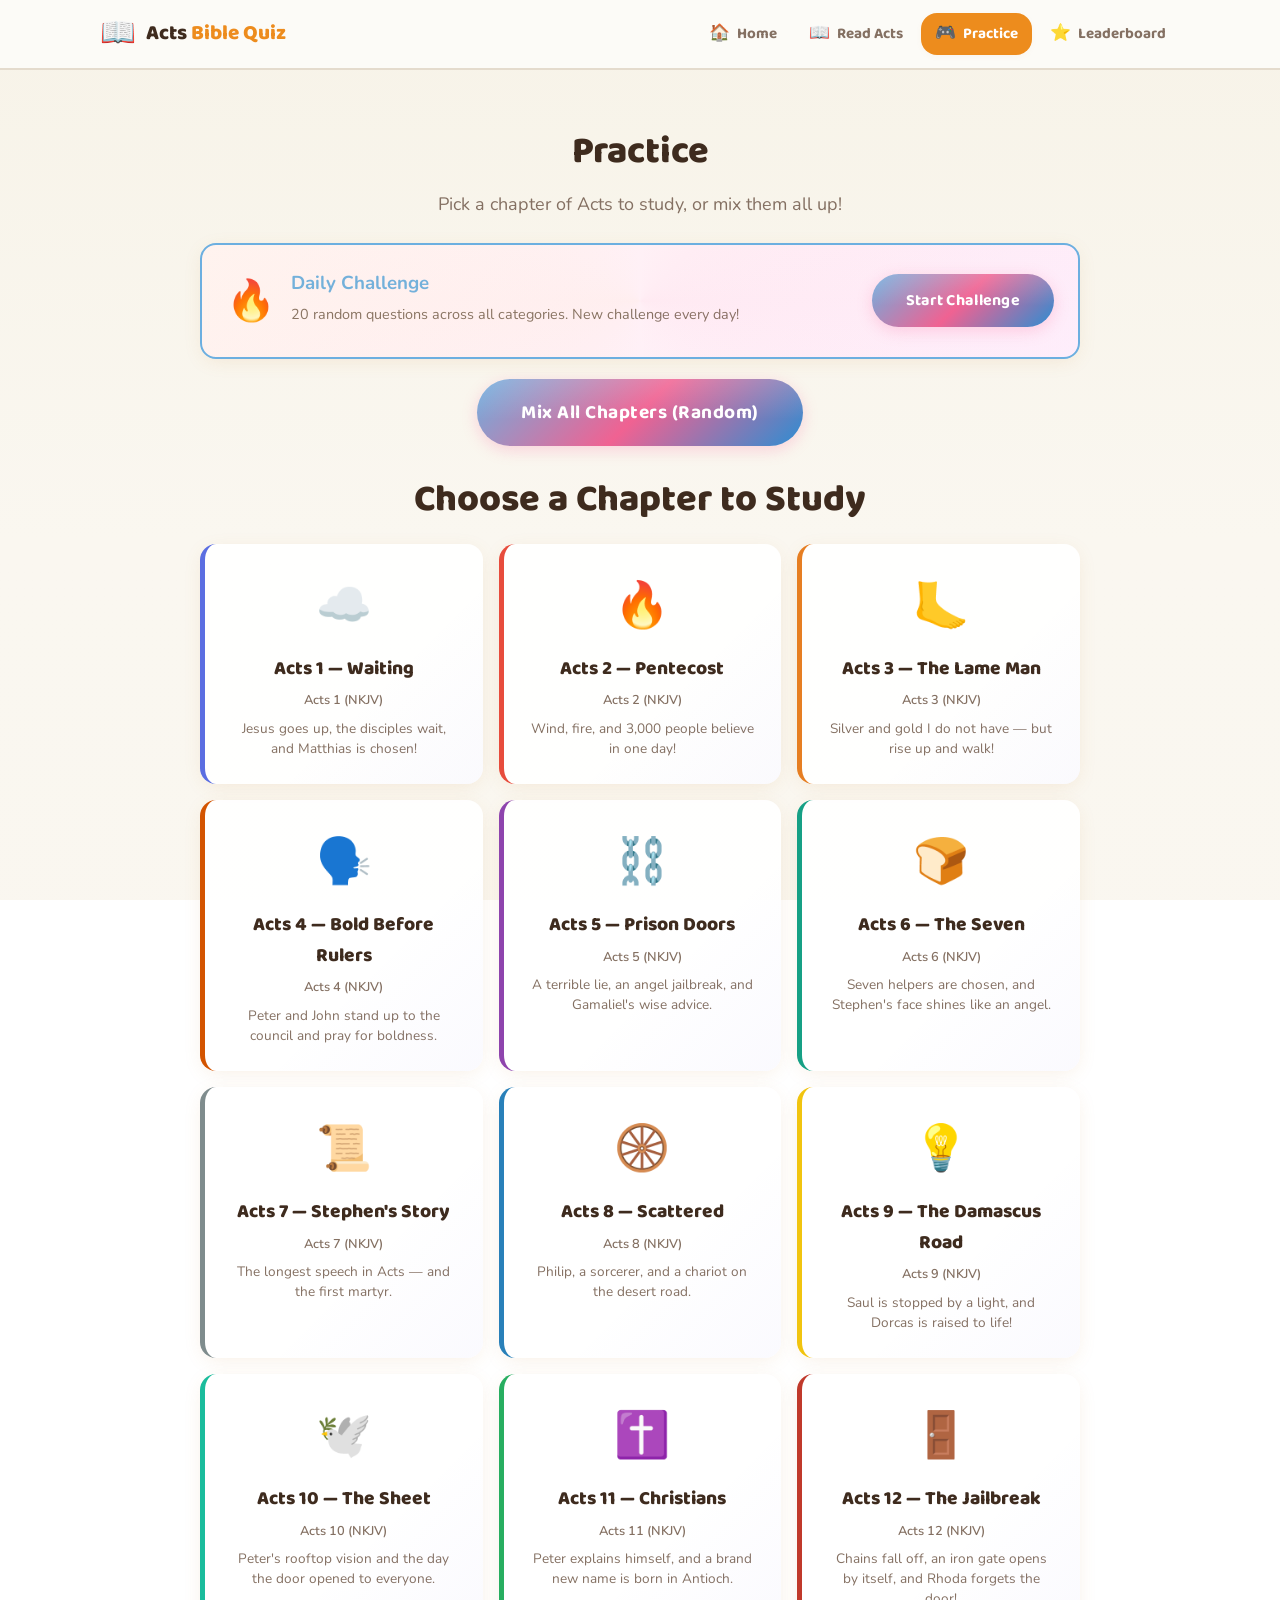
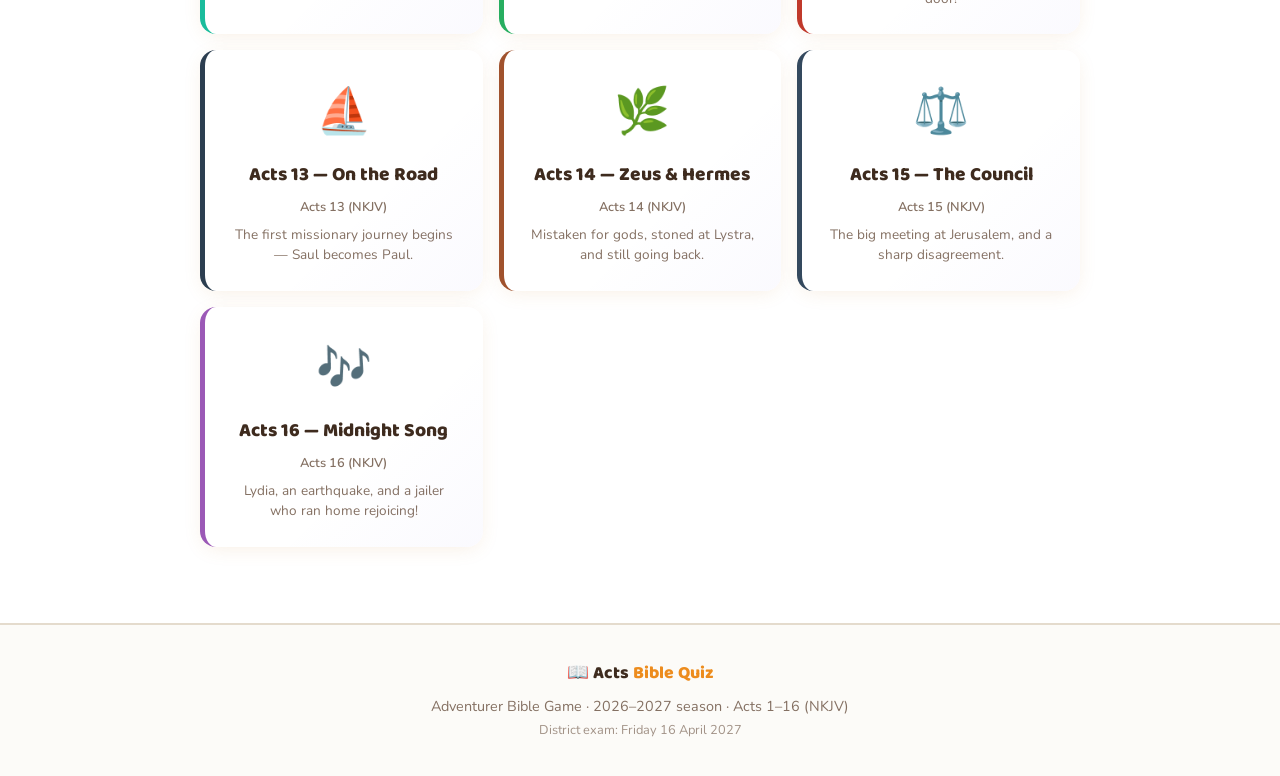
<file: practice.html>
<!DOCTYPE html>
<html lang="en">
<head>
  <meta charset="UTF-8">
  <meta name="viewport" content="width=device-width, initial-scale=1.0">
  <title>Practice Mode — Acts 1–16 Bible Quiz</title>
  <link rel="stylesheet" href="css/style.css">
  <script src="js/questions-data.js"></script>
</head>
<body>
  <div class="container">
    <a href="index.html" class="back-link">&larr; Back to Home</a>

    <!-- No sign-in step. Practice records nothing to the leaderboard, so it
         opens straight onto the chapters. Only the daily assignment and the
         live quiz ask who you are, because those put a score against a name. -->

    <!-- CATEGORY SELECTION -->
    <div id="categorySection">
      <div class="page-header">
        <h1>Practice</h1>
        <p>Pick a chapter of Acts to study, or mix them all up!</p>
      </div>

      <!-- Daily Challenge Banner -->
      <div class="card daily-challenge-card" id="dailyChallengeCard">
        <div style="display: flex; align-items: center; gap: 15px; flex-wrap: wrap;">
          <div style="font-size: 2.5rem;">🔥</div>
          <div style="flex: 1; min-width: 200px;">
            <h3 style="color: var(--accent); margin-bottom: 4px;">Daily Challenge</h3>
            <p style="font-size: 0.9rem; color: var(--text-light);" id="dailyChallengeDesc">20 random questions across all categories. New challenge every day!</p>
            <div style="margin-top: 6px;">
              <span class="streak-badge" id="dailyStreakBadge" style="display: none;"></span>
            </div>
          </div>
          <button class="btn btn-accent" onclick="startDailyChallenge()">Start Challenge</button>
        </div>
      </div>

      <!-- Study Progress -->
      <div class="card" id="progressCard" style="display: none;">
        <h3 style="text-align: center; margin-bottom: 15px; color: var(--primary);">Your Study Progress</h3>
        <div class="stats-grid" id="progressStats"></div>
      </div>

      <div style="text-align: center; margin: 20px 0;">
        <button class="btn btn-accent btn-lg" onclick="startMixedQuiz()">
          Mix All Chapters (Random)
        </button>
      </div>

      <h3 class="section-title" style="text-align:center; margin:24px 0 14px;">Choose a Chapter to Study</h3>
      <div class="category-grid" id="categoryGrid"></div>
    </div>

    <!-- SETTINGS SELECTION -->
    <div id="settingsSection" class="hidden">
      <div class="page-header">
        <h1 id="selectedCategoryTitle"></h1>
        <p id="selectedCategoryRef"></p>
      </div>

      <div class="card text-center">
        <!-- Available count -->
        <p style="color: var(--text-light); margin-bottom: 15px;" id="availableCount"></p>

        <!-- Question Count -->
        <h3 style="margin-bottom: 12px;">How many questions?</h3>
        <div class="difficulty-selector" id="countSelector">
          <button class="diff-btn" data-count="10" onclick="selectCount(10, this)">10</button>
          <button class="diff-btn active" data-count="20" onclick="selectCount(20, this)">20</button>
          <button class="diff-btn" data-count="30" onclick="selectCount(30, this)">30</button>
          <button class="diff-btn" data-count="50" onclick="selectCount(50, this)">50</button>
          <button class="diff-btn" data-count="0" onclick="selectCount(0, this)">ALL</button>
        </div>

        <!-- Difficulty -->
        <h3 style="margin-top: 20px; margin-bottom: 12px;">Difficulty Level</h3>
        <div class="difficulty-selector">
          <button class="diff-btn active" data-diff="all" onclick="selectDifficulty('all', this)">All Levels</button>
          <button class="diff-btn" data-diff="easy" onclick="selectDifficulty('easy', this)">Easy</button>
          <button class="diff-btn" data-diff="medium" onclick="selectDifficulty('medium', this)">Medium</button>
          <button class="diff-btn" data-diff="hard" onclick="selectDifficulty('hard', this)">Hard</button>
        </div>

        <!-- Options Row -->
        <div style="margin-top: 20px; display: flex; gap: 20px; justify-content: center; flex-wrap: wrap;">
          <label style="display: flex; align-items: center; gap: 8px; font-weight: 600; cursor: pointer;">
            <input type="checkbox" id="timerToggle" checked style="width: 18px; height: 18px;">
            Timer (20s)
          </label>
          <label style="display: flex; align-items: center; gap: 8px; font-weight: 600; cursor: pointer;">
            <input type="checkbox" id="freshOnlyToggle" style="width: 18px; height: 18px;">
            New questions only
          </label>
        </div>

        <button class="btn btn-primary btn-lg mt-20" onclick="startQuiz()">Start Quiz!</button>
        <br>
        <button class="btn btn-sm" style="margin-top: 10px; background: #dfe6e9; color: var(--text-light);" onclick="showSection('categorySection')">Back</button>
      </div>
    </div>

    <!-- QUIZ AREA -->
    <div id="quizSection" class="hidden">
      <div class="quiz-header">
        <div class="quiz-progress">
          <span id="questionCount">1/10</span>
          <div class="progress-bar-container">
            <div class="progress-bar" id="progressBar" style="width: 0%"></div>
          </div>
        </div>
        <div id="streakDisplay" class="hidden">
          <span class="streak-badge" id="streakBadge"></span>
        </div>
        <div class="quiz-score" id="scoreDisplay">Score: 0</div>
        <div class="quiz-timer" id="timerDisplay">20</div>
      </div>

      <div class="question-card" id="questionCard">
        <div class="question-meta" id="questionMeta"></div>
        <div class="question-text" id="questionText"></div>
        <div class="options-grid" id="optionsGrid"></div>
        <div class="explanation-box" id="explanationBox">
          <h4 id="explanationHeader">Did you know?</h4>
          <p id="explanationText"></p>
          <div class="ref" id="explanationRef"></div>
        </div>
      </div>

      <div class="text-center" id="nextBtnContainer" style="display: none;">
        <button class="btn btn-primary btn-lg" onclick="nextQuestion()">Next Question &rarr;</button>
      </div>
    </div>

    <!-- RESULTS -->
    <div id="resultsSection" class="hidden">
      <div class="card results-card">
        <div class="trophy" id="resultEmoji">🏆</div>
        <h2 id="resultTitle">Amazing Job!</h2>
        <div class="score-display" id="finalScore">0</div>
        <div class="score-label">Total Score</div>

        <div class="stats-grid">
          <div class="stat-item">
            <div class="stat-value" id="correctCount">0</div>
            <div class="stat-label">Correct</div>
          </div>
          <div class="stat-item">
            <div class="stat-value" id="wrongCount">0</div>
            <div class="stat-label">Wrong</div>
          </div>
          <div class="stat-item">
            <div class="stat-value" id="accuracy">0%</div>
            <div class="stat-label">Accuracy</div>
          </div>
          <div class="stat-item">
            <div class="stat-value" id="bestStreak">0</div>
            <div class="stat-label">Best Streak</div>
          </div>
          <div class="stat-item">
            <div class="stat-value" id="newQuestions">0</div>
            <div class="stat-label">New Questions Seen</div>
          </div>
          <div class="stat-item">
            <div class="stat-value" id="totalMastered">0</div>
            <div class="stat-label">Total Mastered</div>
          </div>
        </div>

        <!-- Weak Areas -->
        <div id="weakAreasBox" class="explanation-box show" style="text-align: left; margin-top: 20px; display: none;">
          <h4>Areas to Review</h4>
          <ul id="weakAreasList" style="padding-left: 18px; line-height: 1.8;"></ul>
        </div>

        <div id="tipBox" class="explanation-box show" style="text-align: left; margin-top: 15px;">
          <h4>Tips to Improve</h4>
          <ul id="tipsList" style="padding-left: 18px; line-height: 1.8;"></ul>
        </div>

        <div class="result-actions">
          <button class="btn btn-primary" onclick="restartQuiz()">Play Again</button>
          <button class="btn btn-accent" onclick="reviewMissed()">Review Missed Questions</button>
          <button class="btn btn-secondary" onclick="changeCategoryFromResults()">Change Topic</button>
          <a href="index.html" class="btn btn-gold">Home</a>
        </div>
      </div>
    </div>

    <!-- REVIEW MISSED -->
    <div id="reviewSection" class="hidden">
      <div class="page-header">
        <h1>Review Missed Questions</h1>
        <p>Study the ones you got wrong!</p>
      </div>
      <div id="reviewCards"></div>
      <div class="text-center mt-20">
        <button class="btn btn-primary btn-lg" onclick="showSection('resultsSection')">Back to Results</button>
      </div>
    </div>
  </div>

  <script src="js/practice.js"></script>
  <script src="js/nav.js"></script>
</body>
</html>
</file>
<file: css/style.css>
/* ============================================================
   ACTS 1-16 BIBLE QUIZ — Adventurer Bible Game 2026-2027
   A warm, fun, game-like design for kids aged 8-15.

   The palette and typography deliberately match the Kids Bible Quiz app at
   biblequiz.jcan.cloud, so the two sit side by side as one programme rather
   than two unrelated sites. Its tokens are HSL; they are reproduced here as
   hsl() values so they stay traceable to the source:

     --background 42 50% 96%     --primary    32 85% 52%
     --foreground 25 35% 18%     --secondary 150 35% 72%
     --card       42 45% 98%     --accent    205 65% 65%
     --border     35 30% 85%     --radius    1rem

   If that app is restyled, re-read its stylesheet and update the :root block
   below; nothing else here hardcodes a colour.
   ============================================================ */

/* ============ GOOGLE FONTS ============ */
/* Nunito for body, Baloo 2 for headings -- the same pairing as Kids Bible Quiz. */
@import url('https://fonts.googleapis.com/css2?family=Nunito:wght@400;600;700;800;900&family=Baloo+2:wght@500;600;700;800&display=swap');

/* ============ RESET & BASE ============ */
* {
  margin: 0;
  padding: 0;
  box-sizing: border-box;
}

:root {
  /* Primary palette — warm honey orange, sage, sky. Matches Kids Bible Quiz. */
  --primary: hsl(32 85% 52%);
  --primary-dark: hsl(32 85% 43%);
  --primary-light: hsl(32 85% 66%);
  --secondary: hsl(150 35% 72%);
  --secondary-dark: hsl(150 38% 55%);
  --accent: hsl(205 65% 65%);
  --accent-dark: hsl(205 65% 50%);
  --gold: hsl(45 95% 55%);
  --gold-dark: hsl(45 95% 44%);
  --orange: hsl(32 85% 52%);
  --peach: hsl(15 80% 80%);
  --sky: hsl(205 70% 70%);
  --mint: hsl(145 50% 70%);
  --lavender: hsl(270 40% 78%);

  /* UI colors */
  --bg-dark: hsl(25 35% 18%);
  --bg-light: hsl(35 30% 90%);
  --bg-warm: hsl(42 45% 98%);
  --text-dark: hsl(25 35% 18%);
  --text-light: hsl(25 15% 45%);
  --text-muted: hsl(25 12% 62%);
  --success: hsl(145 65% 45%);
  --danger: hsl(0 72% 51%);
  --warning: hsl(32 85% 52%);
  --border: hsl(35 30% 85%);

  /* The four live-quiz answer colours, straight from Kids Bible Quiz. */
  --quiz-blue: hsl(215 80% 55%);
  --quiz-green: hsl(145 65% 45%);
  --quiz-red: hsl(0 75% 60%);
  --quiz-yellow: hsl(45 95% 55%);

  /* Shadows — warm and soft rather than neutral grey, as in the sibling app. */
  --card-shadow: 0 4px 20px -4px hsl(32 60% 50% / 0.15);
  --card-shadow-hover: 0 8px 30px -8px hsl(32 60% 50% / 0.22);
  --card-shadow-active: 0 2px 10px -4px hsl(32 60% 50% / 0.12);
  /* Kept for compatibility with existing rules, but toned from neon to a warm
     halo so they read as the same family. */
  --glow-primary: 0 0 20px hsl(32 85% 52% / 0.3);
  --glow-accent: 0 0 20px hsl(205 65% 65% / 0.3);
  --glow-gold: 0 0 20px hsl(45 95% 55% / 0.35);
  --glow-success: 0 0 20px hsl(145 65% 45% / 0.3);

  /* Typography */
  --font-display: 'Baloo 2', 'Nunito', 'Segoe UI', sans-serif;
  --font-body: 'Nunito', 'Segoe UI', sans-serif;

  /* Radius — his --radius is 1rem, so the mid step is 16px. */
  --radius-sm: 10px;
  --radius-md: 16px;
  --radius-lg: 24px;
  --radius-xl: 32px;
  --radius-full: 50px;
}

html {
  scroll-behavior: smooth;
  -webkit-tap-highlight-color: transparent;
}

body {
  font-family: var(--font-body);
  /* The soft warm ground used by Kids Bible Quiz, rather than the bold purple
     gradient this app had. Keeps the two sites reading as one programme. */
  background: linear-gradient(180deg, #f7f3e8 0%, #faf7f0 60%, hsl(42 50% 96%) 100%);
  background-attachment: fixed;
  min-height: 100vh;
  color: var(--text-dark);
  line-height: 1.6;
  -webkit-font-smoothing: antialiased;
  -moz-osx-font-smoothing: grayscale;
}

/* ============ SCROLLBAR (Webkit) ============ */
::-webkit-scrollbar {
  width: 8px;
}

::-webkit-scrollbar-track {
  background: hsl(35 30% 90%);
}

::-webkit-scrollbar-thumb {
  background: hsl(35 25% 75%);
  border-radius: 4px;
}

::-webkit-scrollbar-thumb:hover {
  background: hsl(32 60% 60%);
}

/* ============ LOADING SCREEN (full-page) ============ */
.loading-screen {
  position: fixed;
  inset: 0;
  z-index: 99999;
  display: flex;
  flex-direction: column;
  align-items: center;
  justify-content: center;
  background: linear-gradient(180deg, #f7f3e8 0%, #faf7f0 60%, hsl(42 50% 96%) 100%);
  transition: opacity 0.5s ease, visibility 0.5s ease;
}

.loading-screen.fade-out {
  opacity: 0;
  visibility: hidden;
}

.loading-screen .spinner-ring {
  width: 70px;
  height: 70px;
  border: 6px solid rgba(255, 255, 255, 0.2);
  border-top-color: var(--primary);
  border-right-color: var(--gold);
  border-radius: 50%;
  animation: spinRing 1s cubic-bezier(0.4, 0, 0.2, 1) infinite;
}

.loading-screen .loading-text {
  margin-top: 24px;
  color: var(--text-dark);
  font-family: var(--font-display);
  font-size: 1.3rem;
  font-weight: 700;
  letter-spacing: 0.5px;
  animation: loadingPulse 1.5s ease-in-out infinite;
}

.loading-screen .loading-verse {
  margin-top: 12px;
  color: var(--text-light);
  font-style: italic;
  font-size: 0.9rem;
  max-width: 320px;
  text-align: center;
  line-height: 1.5;
}

@keyframes spinRing {
  to { transform: rotate(360deg); }
}

@keyframes loadingPulse {
  0%, 100% { opacity: 1; }
  50% { opacity: 0.5; }
}

/* ============ LOADING OVERLAY (cold-start waiting) ============ */
.loading-overlay {
  position: fixed;
  inset: 0;
  z-index: 99998;
  display: flex;
  flex-direction: column;
  align-items: center;
  justify-content: center;
  background: rgba(45, 52, 54, 0.85);
  backdrop-filter: blur(8px);
  -webkit-backdrop-filter: blur(8px);
  transition: opacity 0.4s ease, visibility 0.4s ease;
}

.loading-overlay.hidden {
  opacity: 0;
  visibility: hidden;
  pointer-events: none;
}

.loading-overlay .overlay-spinner {
  width: 56px;
  height: 56px;
  border: 5px solid rgba(255, 255, 255, 0.15);
  border-top-color: var(--gold);
  border-right-color: var(--accent);
  border-radius: 50%;
  animation: spinRing 0.9s linear infinite;
}

.loading-overlay .overlay-message {
  margin-top: 20px;
  color: white;
  font-family: var(--font-display);
  font-size: 1.15rem;
  font-weight: 700;
  text-align: center;
  max-width: 300px;
}

.loading-overlay .overlay-sub {
  margin-top: 8px;
  color: rgba(255, 255, 255, 0.6);
  font-size: 0.85rem;
  text-align: center;
}

/* ============ COMMON COMPONENTS ============ */
.container {
  max-width: 920px;
  margin: 0 auto;
  padding: 20px;
  position: relative;
}

.page-header {
  text-align: center;
  padding: 32px 0 24px;
  color: var(--text-dark);
}

.page-header h1 {
  font-family: var(--font-display);
  font-size: 2rem;
  font-weight: 800;
  text-shadow: none;
  margin-bottom: 8px;
}

@media (min-width: 768px) { .page-header h1 { font-size: 2.35rem; } }

.page-header p {
  font-family: var(--font-body);
  font-size: 1.125rem;
  color: var(--text-light);
  font-weight: 400;
}

/* ============ CARD ============ */
/* Same shape as .storybook-card in the sibling app, so pages that already use
   .card inherit that look without each one being rewritten. */
.card {
  background: var(--bg-warm);
  border-radius: var(--radius-md);
  padding: 24px;
  box-shadow: var(--card-shadow);
  margin-bottom: 20px;
  transition: transform 0.2s ease, box-shadow 0.2s ease;
  border: 2px solid var(--border);
}

.card:hover {
  box-shadow: var(--card-shadow-hover);
}

/* ============ BUTTONS ============ */
.btn {
  display: inline-block;
  padding: 14px 34px;
  border: none;
  border-radius: var(--radius-full);
  font-family: var(--font-display);
  font-size: 1rem;
  font-weight: 700;
  cursor: pointer;
  transition:
    transform 0.25s cubic-bezier(0.34, 1.56, 0.64, 1),
    box-shadow 0.25s ease,
    filter 0.25s ease;
  text-decoration: none;
  text-align: center;
  position: relative;
  overflow: hidden;
  letter-spacing: 0.3px;
}

.btn::after {
  content: '';
  position: absolute;
  inset: 0;
  background: linear-gradient(180deg, rgba(255,255,255,0.15) 0%, transparent 60%);
  pointer-events: none;
}

.btn:hover {
  transform: translateY(-3px) scale(1.03);
  box-shadow: 0 8px 25px rgba(0, 0, 0, 0.2);
  filter: brightness(1.05);
}

.btn:active {
  transform: translateY(-1px) scale(0.98);
  box-shadow: 0 3px 10px rgba(0, 0, 0, 0.15);
}

.btn-primary {
  background: linear-gradient(135deg, var(--primary) 0%, #7c6cf0 50%, var(--primary-dark) 100%);
  color: white;
  box-shadow: 0 4px 15px rgba(108, 92, 231, 0.35);
}

.btn-primary:hover {
  box-shadow: var(--glow-primary), 0 8px 25px rgba(108, 92, 231, 0.3);
}

.btn-secondary {
  background: linear-gradient(135deg, var(--secondary) 0%, #26d9d4 50%, var(--secondary-dark) 100%);
  color: white;
  box-shadow: 0 4px 15px rgba(0, 206, 201, 0.3);
}

.btn-secondary:hover {
  box-shadow: 0 0 20px rgba(0, 206, 201, 0.35), 0 8px 25px rgba(0, 206, 201, 0.25);
}

.btn-accent {
  background: linear-gradient(135deg, var(--accent) 0%, #f06292 50%, var(--accent-dark) 100%);
  color: white;
  box-shadow: 0 4px 15px rgba(253, 121, 168, 0.3);
}

.btn-accent:hover {
  box-shadow: var(--glow-accent), 0 8px 25px rgba(253, 121, 168, 0.25);
}

.btn-gold {
  background: linear-gradient(135deg, var(--gold) 0%, #ffd166 50%, var(--gold-dark) 100%);
  color: var(--text-dark);
  box-shadow: 0 4px 15px rgba(253, 203, 110, 0.35);
}

.btn-gold:hover {
  box-shadow: var(--glow-gold), 0 8px 25px rgba(253, 203, 110, 0.3);
}

.btn-success {
  background: linear-gradient(135deg, var(--success) 0%, #2ed8a3 50%, #00a381 100%);
  color: white;
  box-shadow: 0 4px 15px rgba(0, 184, 148, 0.3);
}

.btn-success:hover {
  box-shadow: var(--glow-success), 0 8px 25px rgba(0, 184, 148, 0.25);
}

.btn-danger {
  background: linear-gradient(135deg, var(--danger) 0%, #e74c3c 50%, #c0392b 100%);
  color: white;
  box-shadow: 0 4px 15px rgba(214, 48, 49, 0.3);
}

.btn-block {
  display: block;
  width: 100%;
}

.btn-lg {
  padding: 18px 44px;
  font-size: 1.2rem;
  letter-spacing: 0.5px;
}

.btn-sm {
  padding: 10px 22px;
  font-size: 0.9rem;
}

/* ============ HOME PAGE — HERO ============ */
.home-hero {
  text-align: center;
  padding: 48px 20px 36px;
  color: var(--text-dark);
}

.home-hero .logo-icon {
  font-size: 4.5rem;
  margin-bottom: 16px;
  display: inline-block;
  animation: heroFloat 3s ease-in-out infinite;
  filter: drop-shadow(0 4px 12px rgba(0, 0, 0, 0.2));
}

@keyframes heroFloat {
  0%, 100% { transform: translateY(0) rotate(-2deg); }
  50% { transform: translateY(-14px) rotate(2deg); }
}

.home-hero h1 {
  font-family: var(--font-display);
  font-size: 3rem;
  font-weight: 900;
  text-shadow: none;
  margin-bottom: 10px;
  line-height: 1.15;
  letter-spacing: -1px;
  background: linear-gradient(135deg, #ffffff, #ffe0ec);
  -webkit-background-clip: text;
  background-clip: text;
  -webkit-text-fill-color: transparent;
}

.home-hero .subtitle {
  font-family: var(--font-display);
  font-size: 1.25rem;
  opacity: 0.95;
  font-weight: 700;
  margin-bottom: 5px;
  letter-spacing: 0.5px;
}

.home-hero .verse {
  font-style: italic;
  font-size: 0.95rem;
  opacity: 0.75;
  margin-top: 14px;
  max-width: 500px;
  margin-left: auto;
  margin-right: auto;
  line-height: 1.5;
}

/* ============ MODE CARDS (Home) ============ */
.mode-cards {
  display: grid;
  grid-template-columns: 1fr 1fr;
  gap: 22px;
  margin-top: 32px;
}

.mode-card {
  background: rgba(255, 255, 255, 0.95);
  border-radius: var(--radius-lg);
  padding: 36px 26px;
  text-align: center;
  box-shadow: var(--card-shadow);
  transition:
    transform 0.35s cubic-bezier(0.34, 1.56, 0.64, 1),
    box-shadow 0.35s ease;
  cursor: pointer;
  text-decoration: none;
  color: var(--text-dark);
  border: 2px solid transparent;
  position: relative;
  overflow: hidden;
}

.mode-card::before {
  content: '';
  position: absolute;
  top: 0;
  left: 0;
  right: 0;
  height: 5px;
  background: linear-gradient(90deg, var(--primary), var(--accent), var(--gold));
  opacity: 0;
  transition: opacity 0.3s ease;
}

.mode-card:hover {
  transform: translateY(-10px) scale(1.02);
  box-shadow: var(--card-shadow-hover);
  border-color: rgba(108, 92, 231, 0.15);
}

.mode-card:hover::before {
  opacity: 1;
}

.mode-card .mode-icon {
  font-size: 3.8rem;
  margin-bottom: 16px;
  display: inline-block;
  transition: transform 0.35s cubic-bezier(0.34, 1.56, 0.64, 1);
}

.mode-card:hover .mode-icon {
  transform: scale(1.15) rotate(-5deg);
}

.mode-card h2 {
  font-family: var(--font-display);
  font-size: 1.5rem;
  margin-bottom: 10px;
  color: var(--primary);
  font-weight: 800;
}

.mode-card p {
  color: var(--text-light);
  font-size: 0.95rem;
  line-height: 1.5;
}

.mode-card .badge {
  display: inline-block;
  padding: 5px 14px;
  border-radius: var(--radius-full);
  font-size: 0.75rem;
  font-weight: 700;
  margin-top: 12px;
  text-transform: uppercase;
  letter-spacing: 0.5px;
}

.badge-daily {
  background: linear-gradient(135deg, #e8daef, #d2c4e2);
  color: var(--primary);
}

.badge-friday {
  background: linear-gradient(135deg, #ffeaa7, #ffd166);
  color: #d35400;
}

/* ============ CATEGORY GRID ============ */
.category-grid {
  display: grid;
  grid-template-columns: repeat(auto-fill, minmax(260px, 1fr));
  gap: 16px;
}

.category-card {
  background: rgba(255, 255, 255, 0.95);
  border-radius: var(--radius-md);
  padding: 26px;
  text-align: center;
  box-shadow: var(--card-shadow);
  cursor: pointer;
  transition:
    transform 0.3s cubic-bezier(0.34, 1.56, 0.64, 1),
    box-shadow 0.3s ease,
    border-color 0.3s ease;
  text-decoration: none;
  color: var(--text-dark);
  border-left: 5px solid;
  position: relative;
  overflow: hidden;
}

.category-card::after {
  content: '';
  position: absolute;
  top: 0;
  left: 0;
  right: 0;
  bottom: 0;
  background: linear-gradient(135deg, transparent 60%, rgba(108, 92, 231, 0.03));
  pointer-events: none;
}

.category-card:hover {
  transform: translateY(-6px) scale(1.02);
  box-shadow: var(--card-shadow-hover);
}

.category-card .cat-icon {
  font-size: 2.8rem;
  margin-bottom: 12px;
  display: inline-block;
  transition: transform 0.3s cubic-bezier(0.34, 1.56, 0.64, 1);
}

.category-card:hover .cat-icon {
  transform: scale(1.2) rotate(5deg);
}

.category-card h3 {
  font-family: var(--font-display);
  font-size: 1.2rem;
  margin-bottom: 6px;
  font-weight: 800;
}

.category-card .cat-ref {
  font-size: 0.8rem;
  color: var(--text-light);
  margin-bottom: 8px;
  font-weight: 600;
}

.category-card .cat-desc {
  font-size: 0.85rem;
  color: var(--text-light);
  line-height: 1.45;
}

/* ============ QUIZ AREA ============ */
.quiz-header {
  display: flex;
  justify-content: space-between;
  align-items: center;
  margin-bottom: 22px;
  flex-wrap: wrap;
  gap: 12px;
  padding: 8px 0;
}

.quiz-progress {
  display: flex;
  align-items: center;
  gap: 12px;
  color: var(--text-dark);
  font-weight: 700;
  font-family: var(--font-display);
  font-size: 1rem;
}

.progress-bar-container {
  width: 200px;
  height: 12px;
  background: rgba(255, 255, 255, 0.2);
  border-radius: var(--radius-full);
  overflow: hidden;
  box-shadow: inset 0 2px 4px rgba(0, 0, 0, 0.1);
}

.progress-bar {
  height: 100%;
  background: linear-gradient(90deg, var(--gold), var(--accent), var(--primary));
  border-radius: var(--radius-full);
  transition: width 0.6s cubic-bezier(0.4, 0, 0.2, 1);
  position: relative;
}

.progress-bar::after {
  content: '';
  position: absolute;
  top: 0;
  left: 0;
  right: 0;
  height: 50%;
  background: linear-gradient(180deg, rgba(255,255,255,0.3), transparent);
  border-radius: var(--radius-full) var(--radius-full) 0 0;
}

.quiz-score {
  font-family: var(--font-display);
  font-size: 1.3rem;
  font-weight: 800;
  color: white;
  background: rgba(255, 255, 255, 0.15);
  padding: 8px 18px;
  border-radius: var(--radius-full);
  backdrop-filter: blur(8px);
  -webkit-backdrop-filter: blur(8px);
  border: 1px solid rgba(255, 255, 255, 0.2);
}

/* Timer — dramatic and animated */
.quiz-timer {
  font-family: var(--font-display);
  font-size: 2rem;
  font-weight: 900;
  padding: 10px 26px;
  border-radius: var(--radius-full);
  background: rgba(255, 255, 255, 0.95);
  color: var(--text-dark);
  transition: all 0.3s ease;
  box-shadow: 0 4px 16px rgba(0, 0, 0, 0.1);
  min-width: 80px;
  text-align: center;
  letter-spacing: 1px;
  position: relative;
}

.quiz-timer.warning {
  background: linear-gradient(135deg, #fff3cd, #ffe8a1);
  color: var(--warning);
  animation: timerWarning 0.7s ease-in-out infinite;
  box-shadow: 0 0 20px rgba(225, 112, 85, 0.3);
}

.quiz-timer.danger {
  background: linear-gradient(135deg, #f8d7da, #f5b7b1);
  color: var(--danger);
  animation: timerDanger 0.35s ease-in-out infinite;
  box-shadow: 0 0 25px rgba(214, 48, 49, 0.4);
  font-size: 2.2rem;
}

@keyframes timerWarning {
  0%, 100% { transform: scale(1); }
  50% { transform: scale(1.08); }
}

@keyframes timerDanger {
  0%, 100% { transform: scale(1) rotate(0deg); }
  25% { transform: scale(1.1) rotate(-2deg); }
  75% { transform: scale(1.1) rotate(2deg); }
}

/* Question card */
.question-card {
  background: rgba(255, 255, 255, 0.97);
  border-radius: var(--radius-lg);
  padding: 36px;
  box-shadow: var(--card-shadow);
  margin-bottom: 22px;
  animation: cardAppear 0.45s cubic-bezier(0.34, 1.56, 0.64, 1);
  border: 1px solid rgba(255, 255, 255, 0.6);
}

@keyframes cardAppear {
  from {
    opacity: 0;
    transform: translateY(20px) scale(0.97);
  }
  to {
    opacity: 1;
    transform: translateY(0) scale(1);
  }
}

.question-meta {
  display: flex;
  gap: 10px;
  margin-bottom: 16px;
  flex-wrap: wrap;
}

.question-meta .badge {
  display: inline-block;
  padding: 5px 14px;
  border-radius: var(--radius-full);
  font-size: 0.8rem;
  font-weight: 700;
  letter-spacing: 0.3px;
}

.badge-easy {
  background: linear-gradient(135deg, #d4edda, #b8e6c8);
  color: #155724;
}

.badge-medium {
  background: linear-gradient(135deg, #fff3cd, #ffe8a1);
  color: #856404;
}

.badge-hard {
  background: linear-gradient(135deg, #f8d7da, #f5b7b1);
  color: #721c24;
}

.badge-category {
  background: linear-gradient(135deg, #e8daef, #d2c4e2);
  color: #6c3483;
}

.question-text {
  font-family: var(--font-display);
  font-size: 1.35rem;
  font-weight: 700;
  line-height: 1.55;
  margin-bottom: 28px;
  color: var(--text-dark);
}

/* Answer options */
.options-grid {
  display: grid;
  grid-template-columns: 1fr;
  gap: 14px;
}

.option-btn {
  display: flex;
  align-items: center;
  gap: 16px;
  padding: 18px 22px;
  border: 3px solid #e8e8e8;
  border-radius: var(--radius-md);
  background: white;
  cursor: pointer;
  transition: all 0.25s cubic-bezier(0.34, 1.56, 0.64, 1);
  font-family: var(--font-body);
  font-size: 1.05rem;
  font-weight: 600;
  text-align: left;
  width: 100%;
  position: relative;
  overflow: hidden;
}

.option-btn::before {
  content: '';
  position: absolute;
  top: 0;
  left: -100%;
  width: 100%;
  height: 100%;
  background: linear-gradient(90deg, transparent, rgba(108, 92, 231, 0.04), transparent);
  transition: left 0.5s ease;
}

.option-btn:hover:not(.disabled)::before {
  left: 100%;
}

.option-btn:hover:not(.disabled) {
  border-color: var(--primary);
  background: #f5f3ff;
  transform: translateX(6px) scale(1.01);
  box-shadow: 0 4px 16px rgba(108, 92, 231, 0.1);
}

.option-btn .option-letter {
  width: 44px;
  height: 44px;
  border-radius: 50%;
  display: flex;
  align-items: center;
  justify-content: center;
  font-family: var(--font-display);
  font-weight: 900;
  font-size: 1.05rem;
  background: var(--bg-light);
  color: var(--primary);
  flex-shrink: 0;
  transition: all 0.3s cubic-bezier(0.34, 1.56, 0.64, 1);
  box-shadow: 0 2px 8px rgba(0, 0, 0, 0.06);
}

.option-btn:hover:not(.disabled) .option-letter {
  background: var(--primary);
  color: white;
  transform: scale(1.1);
  box-shadow: 0 4px 12px rgba(108, 92, 231, 0.3);
}

.option-btn.selected {
  border-color: var(--primary);
  background: #f0edff;
}

.option-btn.correct {
  border-color: var(--success);
  background: linear-gradient(135deg, #d4edda, #c3e6cb);
  animation: correctPop 0.5s cubic-bezier(0.34, 1.56, 0.64, 1);
}

.option-btn.correct .option-letter {
  background: var(--success);
  color: white;
  box-shadow: var(--glow-success);
}

.option-btn.wrong {
  border-color: var(--danger);
  background: linear-gradient(135deg, #f8d7da, #f5c6cb);
  animation: shake 0.5s ease;
}

.option-btn.wrong .option-letter {
  background: var(--danger);
  color: white;
}

.option-btn.disabled {
  cursor: default;
  opacity: 0.65;
}

@keyframes correctPop {
  0% { transform: scale(1); }
  40% { transform: scale(1.04); }
  100% { transform: scale(1); }
}

@keyframes shake {
  0%, 100% { transform: translateX(0); }
  20% { transform: translateX(-6px); }
  40% { transform: translateX(6px); }
  60% { transform: translateX(-4px); }
  80% { transform: translateX(4px); }
}

/* Explanation Box */
.explanation-box {
  margin-top: 22px;
  padding: 22px;
  border-radius: var(--radius-md);
  background: linear-gradient(135deg, #f8f9ff, #eef0ff);
  border-left: 5px solid var(--primary);
  display: none;
  position: relative;
}

.explanation-box.show {
  display: block;
  animation: slideUp 0.45s cubic-bezier(0.34, 1.56, 0.64, 1);
}

@keyframes slideUp {
  from { opacity: 0; transform: translateY(20px); }
  to { opacity: 1; transform: translateY(0); }
}

.explanation-box h4 {
  font-family: var(--font-display);
  color: var(--primary);
  margin-bottom: 8px;
  font-size: 1.05rem;
  font-weight: 800;
}

.explanation-box p {
  color: var(--text-dark);
  line-height: 1.65;
  font-size: 0.95rem;
}

.explanation-box .ref {
  font-size: 0.85rem;
  color: var(--text-light);
  margin-top: 10px;
  font-style: italic;
  font-weight: 600;
}

/* ============ RESULTS ============ */
.results-card {
  text-align: center;
  padding: 44px 36px;
  position: relative;
  overflow: hidden;
}

.results-card::before {
  content: '';
  position: absolute;
  top: 0;
  left: 0;
  right: 0;
  height: 6px;
  background: linear-gradient(90deg, var(--gold), var(--accent), var(--primary), var(--secondary), var(--gold));
  background-size: 200% 100%;
  animation: rainbowBar 3s linear infinite;
}

@keyframes rainbowBar {
  0% { background-position: 0% 0%; }
  100% { background-position: 200% 0%; }
}

.results-card .trophy {
  font-size: 5rem;
  margin-bottom: 16px;
  display: inline-block;
  animation: trophyBounce 1.5s cubic-bezier(0.34, 1.56, 0.64, 1) infinite;
  filter: drop-shadow(0 4px 12px rgba(0, 0, 0, 0.15));
}

@keyframes trophyBounce {
  0%, 100% { transform: translateY(0) scale(1); }
  50% { transform: translateY(-12px) scale(1.05); }
}

.results-card h2 {
  font-family: var(--font-display);
  font-size: 2.2rem;
  margin-bottom: 10px;
  color: var(--primary);
  font-weight: 900;
  letter-spacing: -0.5px;
}

.results-card .score-display {
  font-family: var(--font-display);
  font-size: 3.8rem;
  font-weight: 900;
  background: linear-gradient(135deg, var(--primary), var(--accent));
  -webkit-background-clip: text;
  background-clip: text;
  -webkit-text-fill-color: transparent;
  margin: 20px 0;
  letter-spacing: -1px;
  animation: scoreReveal 0.8s cubic-bezier(0.34, 1.56, 0.64, 1);
}

@keyframes scoreReveal {
  from { transform: scale(0.3); opacity: 0; }
  to { transform: scale(1); opacity: 1; }
}

.results-card .score-label {
  font-size: 1.15rem;
  color: var(--text-light);
  font-weight: 700;
  text-transform: uppercase;
  letter-spacing: 2px;
}

.stats-grid {
  display: grid;
  grid-template-columns: repeat(3, 1fr);
  gap: 14px;
  margin: 26px 0;
}

.stat-item {
  padding: 18px 14px;
  border-radius: var(--radius-md);
  background: linear-gradient(135deg, var(--bg-light), #eef1f5);
  border: 1px solid rgba(0, 0, 0, 0.04);
  transition: transform 0.3s cubic-bezier(0.34, 1.56, 0.64, 1);
}

.stat-item:hover {
  transform: translateY(-4px) scale(1.03);
}

.stat-item .stat-value {
  font-family: var(--font-display);
  font-size: 2rem;
  font-weight: 900;
  background: linear-gradient(135deg, var(--primary), var(--accent));
  -webkit-background-clip: text;
  background-clip: text;
  -webkit-text-fill-color: transparent;
}

.stat-item .stat-label {
  font-size: 0.82rem;
  color: var(--text-light);
  margin-top: 4px;
  font-weight: 700;
  text-transform: uppercase;
  letter-spacing: 0.5px;
}

.result-actions {
  display: flex;
  gap: 14px;
  justify-content: center;
  margin-top: 28px;
  flex-wrap: wrap;
}

/* ============ TEAM PLAY ============ */
.team-setup {
  max-width: 520px;
  margin: 0 auto;
}

.form-group {
  margin-bottom: 20px;
}

.form-group label {
  display: block;
  font-family: var(--font-display);
  font-weight: 700;
  margin-bottom: 8px;
  color: var(--text-dark);
  font-size: 0.95rem;
}

.form-group input,
.form-group select {
  width: 100%;
  padding: 15px 20px;
  border: 2.5px solid #e0e0e0;
  border-radius: var(--radius-sm);
  font-family: var(--font-body);
  font-size: 1rem;
  font-weight: 600;
  transition: border-color 0.3s ease, box-shadow 0.3s ease;
  background: white;
  color: var(--text-dark);
}

.form-group input:focus,
.form-group select:focus {
  outline: none;
  border-color: var(--primary);
  box-shadow: 0 0 0 4px rgba(108, 92, 231, 0.12);
}

.form-group input::placeholder {
  color: var(--text-muted);
  font-weight: 400;
}

.or-divider {
  text-align: center;
  margin: 30px 0;
  position: relative;
}

.or-divider::before {
  content: '';
  position: absolute;
  top: 50%;
  left: 0;
  right: 0;
  height: 2px;
  background: linear-gradient(90deg, transparent, #e0e0e0, transparent);
}

.or-divider span {
  background: white;
  padding: 0 24px;
  position: relative;
  color: var(--text-light);
  font-family: var(--font-display);
  font-weight: 800;
  font-size: 0.9rem;
  text-transform: uppercase;
  letter-spacing: 2px;
}

/* Waiting Room */
.waiting-room {
  text-align: center;
}

.room-code-display {
  font-family: var(--font-display);
  font-size: 3.2rem;
  font-weight: 900;
  letter-spacing: 10px;
  background: linear-gradient(135deg, var(--primary), var(--accent));
  -webkit-background-clip: text;
  background-clip: text;
  -webkit-text-fill-color: transparent;
  padding: 24px 44px;
  border-radius: var(--radius-lg);
  margin: 20px 0;
  display: inline-block;
  position: relative;
  border: 3px solid rgba(108, 92, 231, 0.15);
  background-color: var(--bg-light);
  /* need to re-set gradient on text */
  background: var(--bg-light);
}

.room-code-display {
  font-family: var(--font-display);
  font-size: 3.2rem;
  font-weight: 900;
  letter-spacing: 10px;
  color: var(--primary);
  background: var(--bg-light);
  padding: 24px 44px;
  border-radius: var(--radius-lg);
  margin: 20px 0;
  display: inline-block;
  border: 3px dashed rgba(108, 92, 231, 0.25);
  animation: codeGlow 2s ease-in-out infinite alternate;
}

@keyframes codeGlow {
  from { box-shadow: 0 4px 20px rgba(108, 92, 231, 0.1); }
  to { box-shadow: 0 4px 30px rgba(108, 92, 231, 0.25); }
}

.teams-list {
  display: grid;
  grid-template-columns: repeat(auto-fill, minmax(200px, 1fr));
  gap: 16px;
  margin: 22px 0;
  text-align: left;
}

.team-card {
  background: var(--bg-light);
  border-radius: var(--radius-md);
  padding: 20px;
  border-left: 4px solid var(--primary);
  transition: transform 0.3s cubic-bezier(0.34, 1.56, 0.64, 1);
}

.team-card:hover {
  transform: translateY(-3px);
}

.team-card h4 {
  font-family: var(--font-display);
  color: var(--primary);
  margin-bottom: 10px;
  font-weight: 800;
}

.team-card .player-list {
  list-style: none;
  padding: 0;
}

.team-card .player-list li {
  padding: 5px 0;
  font-size: 0.9rem;
  color: var(--text-light);
  font-weight: 600;
}

.team-card .player-list li::before {
  content: '> ';
  color: var(--secondary);
  font-weight: 800;
}

/* ============ SCOREBOARD (Modern) ============ */
.scoreboard {
  width: 100%;
  border-collapse: separate;
  border-spacing: 0 10px;
}

.scoreboard th {
  padding: 14px 18px;
  text-align: left;
  font-family: var(--font-display);
  font-size: 0.82rem;
  color: var(--text-light);
  text-transform: uppercase;
  letter-spacing: 1.5px;
  font-weight: 800;
}

.scoreboard td {
  padding: 16px 18px;
  background: var(--bg-light);
  font-weight: 700;
  font-size: 0.95rem;
  transition: all 0.3s ease;
}

.scoreboard tbody tr {
  transition: transform 0.3s cubic-bezier(0.34, 1.56, 0.64, 1);
}

.scoreboard tbody tr:hover {
  transform: scale(1.02);
}

.scoreboard tr td:first-child {
  border-radius: var(--radius-sm) 0 0 var(--radius-sm);
}

.scoreboard tr td:last-child {
  border-radius: 0 var(--radius-sm) var(--radius-sm) 0;
}

/* Gold - 1st place */
.scoreboard .rank-1 td {
  background: linear-gradient(135deg, #fff9e6, #fff3cd);
  border-top: 2px solid var(--gold);
  border-bottom: 2px solid var(--gold);
}

.scoreboard .rank-1 td:first-child {
  border-left: 2px solid var(--gold);
}

.scoreboard .rank-1 td:last-child {
  border-right: 2px solid var(--gold);
}

.scoreboard .rank-1 .rank-badge {
  color: #f39c12;
  filter: drop-shadow(0 2px 4px rgba(243, 156, 18, 0.4));
}

/* Silver - 2nd place */
.scoreboard .rank-2 td {
  background: linear-gradient(135deg, #f5f5f5, #e8e8e8);
  border-top: 2px solid #c0c0c0;
  border-bottom: 2px solid #c0c0c0;
}

.scoreboard .rank-2 td:first-child {
  border-left: 2px solid #c0c0c0;
}

.scoreboard .rank-2 td:last-child {
  border-right: 2px solid #c0c0c0;
}

/* Bronze - 3rd place */
.scoreboard .rank-3 td {
  background: linear-gradient(135deg, #fde8d0, #fce0c0);
  border-top: 2px solid #cd7f32;
  border-bottom: 2px solid #cd7f32;
}

.scoreboard .rank-3 td:first-child {
  border-left: 2px solid #cd7f32;
}

.scoreboard .rank-3 td:last-child {
  border-right: 2px solid #cd7f32;
}

.rank-badge {
  font-size: 1.4rem;
}

/* ============ SCORE ROW (for inline score displays) ============ */
.score-row {
  display: flex;
  align-items: center;
  justify-content: space-between;
  padding: 14px 20px;
  border-radius: var(--radius-sm);
  background: var(--bg-light);
  margin-bottom: 10px;
  font-weight: 700;
  transition: transform 0.25s cubic-bezier(0.34, 1.56, 0.64, 1), background 0.3s ease;
  border: 1px solid rgba(0, 0, 0, 0.04);
}

.score-row:hover {
  transform: translateX(4px);
  background: #f0edff;
}

.score-row .score-rank {
  font-family: var(--font-display);
  font-size: 1.2rem;
  font-weight: 900;
  color: var(--primary);
  min-width: 36px;
}

.score-row .score-name {
  flex: 1;
  margin: 0 16px;
  font-size: 1rem;
  color: var(--text-dark);
}

.score-row .score-value {
  font-family: var(--font-display);
  font-size: 1.15rem;
  font-weight: 900;
  color: var(--accent);
}

.score-row.first-place {
  background: linear-gradient(135deg, #fff9e6, #fff3cd);
  border: 2px solid var(--gold);
}

.score-row.first-place .score-rank {
  color: var(--gold-dark);
}

/* ============ LIVE SCORE STRIP ============ */
.live-scores {
  display: flex;
  gap: 12px;
  flex-wrap: wrap;
  justify-content: center;
  margin: 16px 0;
}

.live-score-chip {
  padding: 10px 18px;
  border-radius: var(--radius-full);
  background: rgba(255, 255, 255, 0.18);
  color: white;
  font-family: var(--font-display);
  font-weight: 800;
  font-size: 0.9rem;
  backdrop-filter: blur(8px);
  -webkit-backdrop-filter: blur(8px);
  transition: all 0.3s ease;
  border: 1px solid rgba(255, 255, 255, 0.15);
}

.live-score-chip.leading {
  background: rgba(253, 203, 110, 0.3);
  border: 2px solid var(--gold);
  box-shadow: var(--glow-gold);
  animation: leadGlow 1.5s ease-in-out infinite alternate;
}

@keyframes leadGlow {
  from { box-shadow: 0 0 12px rgba(253, 203, 110, 0.3); }
  to { box-shadow: 0 0 24px rgba(253, 203, 110, 0.5); }
}

/* ============ CONFETTI ============ */
.confetti-piece {
  position: fixed;
  width: 10px;
  height: 10px;
  top: -10px;
  z-index: 9999;
  animation: confettiFall linear forwards;
  pointer-events: none;
}

@keyframes confettiFall {
  to {
    top: 105vh;
    transform: rotate(720deg);
  }
}

/* ============ TOAST NOTIFICATIONS ============ */
.toast-container {
  position: fixed;
  top: 20px;
  right: 20px;
  z-index: 10000;
}

.toast {
  padding: 16px 26px;
  border-radius: var(--radius-md);
  margin-bottom: 12px;
  color: white;
  font-family: var(--font-display);
  font-weight: 700;
  font-size: 0.95rem;
  box-shadow: 0 8px 32px rgba(0, 0, 0, 0.2);
  animation: toastSlide 0.45s cubic-bezier(0.34, 1.56, 0.64, 1);
  max-width: 380px;
  backdrop-filter: blur(8px);
  -webkit-backdrop-filter: blur(8px);
}

.toast-success {
  background: linear-gradient(135deg, var(--success), #2ed8a3, #00a381);
}

.toast-error {
  background: linear-gradient(135deg, var(--danger), #e74c3c, #c0392b);
}

.toast-info {
  background: linear-gradient(135deg, var(--primary), #7c6cf0, var(--primary-dark));
}

@keyframes toastSlide {
  from { opacity: 0; transform: translateX(60px) scale(0.9); }
  to { opacity: 1; transform: translateX(0) scale(1); }
}

/* ============ DAILY CHALLENGE CARD ============ */
.daily-challenge-card {
  background: linear-gradient(135deg, #fff5f5, #fff0f6, #fef3ff);
  border: 2px solid var(--accent);
  animation: dailyGlow 3s ease infinite;
  position: relative;
  overflow: hidden;
}

.daily-challenge-card::before {
  content: '';
  position: absolute;
  top: -50%;
  left: -50%;
  width: 200%;
  height: 200%;
  background: conic-gradient(
    transparent,
    rgba(253, 121, 168, 0.05),
    transparent,
    rgba(253, 203, 110, 0.05),
    transparent
  );
  animation: dailyRotate 8s linear infinite;
  pointer-events: none;
}

@keyframes dailyGlow {
  0%, 100% { box-shadow: 0 5px 20px rgba(253, 121, 168, 0.12); }
  50% { box-shadow: 0 8px 36px rgba(253, 121, 168, 0.25); }
}

@keyframes dailyRotate {
  to { transform: rotate(360deg); }
}

/* ============ DAILY BANNER ============ */
.daily-banner {
  background: linear-gradient(135deg, #ff9a56, #ff6f91, #c77dff);
  border-radius: var(--radius-lg);
  padding: 24px 30px;
  color: white;
  text-align: center;
  margin-bottom: 22px;
  position: relative;
  overflow: hidden;
  box-shadow: 0 6px 24px rgba(255, 111, 145, 0.25);
}

.daily-banner::before {
  content: '';
  position: absolute;
  top: 0;
  left: 0;
  right: 0;
  bottom: 0;
  background:
    radial-gradient(circle at 20% 50%, rgba(255, 255, 255, 0.1) 0%, transparent 50%),
    radial-gradient(circle at 80% 50%, rgba(255, 255, 255, 0.08) 0%, transparent 50%);
  pointer-events: none;
}

.daily-banner h3 {
  font-family: var(--font-display);
  font-size: 1.4rem;
  font-weight: 900;
  margin-bottom: 6px;
  text-shadow: 1px 2px 4px rgba(0, 0, 0, 0.15);
}

.daily-banner p {
  font-size: 0.95rem;
  opacity: 0.9;
  font-weight: 600;
}

.daily-banner .daily-streak {
  display: inline-flex;
  align-items: center;
  gap: 6px;
  margin-top: 10px;
  padding: 6px 16px;
  background: rgba(255, 255, 255, 0.2);
  border-radius: var(--radius-full);
  font-weight: 800;
  font-size: 0.9rem;
  backdrop-filter: blur(4px);
  -webkit-backdrop-filter: blur(4px);
}

/* ============ NAME INPUT CARD ============ */
.name-input-card {
  background: rgba(255, 255, 255, 0.97);
  border-radius: var(--radius-xl);
  padding: 40px 36px;
  text-align: center;
  box-shadow: var(--card-shadow);
  max-width: 440px;
  margin: 0 auto;
  border: 2px solid rgba(108, 92, 231, 0.1);
  animation: cardAppear 0.5s cubic-bezier(0.34, 1.56, 0.64, 1);
}

.name-input-card h2 {
  font-family: var(--font-display);
  font-size: 1.6rem;
  font-weight: 900;
  color: var(--primary);
  margin-bottom: 8px;
}

.name-input-card p {
  color: var(--text-light);
  font-size: 0.95rem;
  margin-bottom: 24px;
  line-height: 1.5;
}

.name-input-card input {
  width: 100%;
  padding: 16px 22px;
  border: 3px solid #e0e0e0;
  border-radius: var(--radius-sm);
  font-family: var(--font-body);
  font-size: 1.15rem;
  font-weight: 700;
  text-align: center;
  transition: border-color 0.3s ease, box-shadow 0.3s ease;
  margin-bottom: 20px;
}

.name-input-card input:focus {
  outline: none;
  border-color: var(--primary);
  box-shadow: 0 0 0 4px rgba(108, 92, 231, 0.12);
}

.name-input-card input::placeholder {
  color: var(--text-muted);
  font-weight: 400;
}

.name-input-card .emoji-avatar {
  font-size: 3.5rem;
  margin-bottom: 16px;
  display: inline-block;
  animation: heroFloat 3s ease-in-out infinite;
}

/* ============ TEACHER DASHBOARD ============ */
.teacher-dashboard {
  max-width: 960px;
  margin: 0 auto;
}

.teacher-dashboard .dashboard-header {
  display: flex;
  align-items: center;
  justify-content: space-between;
  margin-bottom: 28px;
  flex-wrap: wrap;
  gap: 16px;
}

.teacher-dashboard .dashboard-header h1 {
  font-family: var(--font-display);
  font-size: 2rem;
  font-weight: 900;
  color: var(--text-dark);
  text-shadow: none;
}

.teacher-dashboard .summary-cards {
  display: grid;
  grid-template-columns: repeat(auto-fit, minmax(180px, 1fr));
  gap: 16px;
  margin-bottom: 28px;
}

.teacher-dashboard .summary-card {
  background: rgba(255, 255, 255, 0.95);
  border-radius: var(--radius-md);
  padding: 22px 20px;
  text-align: center;
  box-shadow: var(--card-shadow);
  border-top: 4px solid var(--primary);
  transition: transform 0.3s cubic-bezier(0.34, 1.56, 0.64, 1);
}

.teacher-dashboard .summary-card:hover {
  transform: translateY(-4px);
}

.teacher-dashboard .summary-card .summary-value {
  font-family: var(--font-display);
  font-size: 2rem;
  font-weight: 900;
  color: var(--primary);
}

.teacher-dashboard .summary-card .summary-label {
  font-size: 0.8rem;
  color: var(--text-light);
  font-weight: 700;
  text-transform: uppercase;
  letter-spacing: 0.5px;
  margin-top: 4px;
}

/* ============ STUDENT CARD ============ */
.student-card {
  background: rgba(255, 255, 255, 0.95);
  border-radius: var(--radius-md);
  padding: 22px;
  box-shadow: var(--card-shadow);
  margin-bottom: 14px;
  display: flex;
  align-items: center;
  gap: 18px;
  transition:
    transform 0.3s cubic-bezier(0.34, 1.56, 0.64, 1),
    box-shadow 0.3s ease;
  border-left: 4px solid var(--primary);
}

.student-card:hover {
  transform: translateX(6px) translateY(-2px);
  box-shadow: var(--card-shadow-hover);
}

.student-card .student-avatar {
  width: 52px;
  height: 52px;
  border-radius: 50%;
  background: linear-gradient(135deg, var(--primary-light), var(--accent));
  display: flex;
  align-items: center;
  justify-content: center;
  font-size: 1.5rem;
  flex-shrink: 0;
  box-shadow: 0 4px 12px rgba(108, 92, 231, 0.2);
}

.student-card .student-info {
  flex: 1;
  min-width: 0;
}

.student-card .student-name {
  font-family: var(--font-display);
  font-size: 1.1rem;
  font-weight: 800;
  color: var(--text-dark);
  margin-bottom: 2px;
}

.student-card .student-meta {
  font-size: 0.85rem;
  color: var(--text-light);
  font-weight: 600;
}

.student-card .student-score {
  font-family: var(--font-display);
  font-size: 1.4rem;
  font-weight: 900;
  color: var(--primary);
  white-space: nowrap;
}

/* ============ ASSIGNMENT CARD ============ */
.assignment-card {
  background: rgba(255, 255, 255, 0.95);
  border-radius: var(--radius-lg);
  padding: 26px;
  box-shadow: var(--card-shadow);
  margin-bottom: 18px;
  border: 2px solid transparent;
  transition:
    transform 0.3s cubic-bezier(0.34, 1.56, 0.64, 1),
    box-shadow 0.3s ease,
    border-color 0.3s ease;
  position: relative;
  overflow: hidden;
}

.assignment-card::before {
  content: '';
  position: absolute;
  top: 0;
  left: 0;
  width: 4px;
  height: 100%;
  background: linear-gradient(180deg, var(--primary), var(--accent));
  border-radius: 2px;
}

.assignment-card:hover {
  transform: translateY(-4px);
  box-shadow: var(--card-shadow-hover);
  border-color: rgba(108, 92, 231, 0.1);
}

.assignment-card .assignment-header {
  display: flex;
  align-items: center;
  justify-content: space-between;
  margin-bottom: 12px;
  flex-wrap: wrap;
  gap: 10px;
}

.assignment-card .assignment-title {
  font-family: var(--font-display);
  font-size: 1.2rem;
  font-weight: 800;
  color: var(--text-dark);
}

.assignment-card .assignment-due {
  font-size: 0.82rem;
  font-weight: 700;
  color: var(--warning);
  background: #fff3cd;
  padding: 4px 12px;
  border-radius: var(--radius-full);
}

.assignment-card .assignment-desc {
  font-size: 0.9rem;
  color: var(--text-light);
  line-height: 1.5;
  margin-bottom: 14px;
}

.assignment-card .assignment-progress {
  height: 8px;
  background: #e8e8e8;
  border-radius: var(--radius-full);
  overflow: hidden;
}

.assignment-card .assignment-progress-fill {
  height: 100%;
  background: linear-gradient(90deg, var(--success), var(--mint));
  border-radius: var(--radius-full);
  transition: width 0.6s cubic-bezier(0.4, 0, 0.2, 1);
}

.assignment-card .assignment-footer {
  display: flex;
  align-items: center;
  justify-content: space-between;
  margin-top: 12px;
  font-size: 0.82rem;
  color: var(--text-light);
  font-weight: 600;
}

/* ============ REVIEW CARDS ============ */
#reviewCards .card {
  border-left: 4px solid var(--danger);
  animation: cardAppear 0.4s cubic-bezier(0.34, 1.56, 0.64, 1);
}

/* ============ MISC ============ */
.back-link {
  display: inline-flex;
  align-items: center;
  gap: 8px;
  color: var(--text-light);
  text-decoration: none;
  font-family: var(--font-display);
  font-weight: 700;
  font-size: 0.95rem;
  padding: 10px 0;
  opacity: 0.85;
  transition: opacity 0.3s ease, transform 0.3s ease;
}

.back-link:hover {
  opacity: 1;
  transform: translateX(-4px);
}

.difficulty-selector {
  display: flex;
  gap: 10px;
  flex-wrap: wrap;
  margin-bottom: 20px;
  justify-content: center;
}

.diff-btn {
  padding: 10px 22px;
  border: 2.5px solid #e0e0e0;
  border-radius: var(--radius-full);
  background: white;
  cursor: pointer;
  font-family: var(--font-display);
  font-weight: 700;
  font-size: 0.9rem;
  transition: all 0.25s cubic-bezier(0.34, 1.56, 0.64, 1);
  color: var(--text-dark);
}

.diff-btn.active {
  background: linear-gradient(135deg, var(--primary), var(--primary-dark));
  border-color: var(--primary);
  color: white;
  box-shadow: 0 4px 14px rgba(108, 92, 231, 0.3);
  transform: scale(1.05);
}

.diff-btn:hover:not(.active) {
  border-color: var(--primary-light);
  background: #f5f3ff;
  transform: scale(1.03);
}

.hidden {
  display: none !important;
}

.text-center {
  text-align: center;
}

.mt-20 {
  margin-top: 20px;
}

.mb-20 {
  margin-bottom: 20px;
}

/* Streak badge */
.streak-badge {
  display: inline-flex;
  align-items: center;
  gap: 6px;
  padding: 7px 16px;
  border-radius: var(--radius-full);
  background: linear-gradient(135deg, #ff6b6b, #ee5a24);
  color: white;
  font-family: var(--font-display);
  font-weight: 800;
  font-size: 0.9rem;
  animation: streakPop 0.4s cubic-bezier(0.34, 1.56, 0.64, 1);
  box-shadow: 0 3px 12px rgba(238, 90, 36, 0.3);
}

@keyframes streakPop {
  from { transform: scale(0.3); opacity: 0; }
  to { transform: scale(1); opacity: 1; }
}

/* ============ ANIMATIONS — GENERAL ============ */
@keyframes bounce {
  0%, 100% { transform: translateY(0); }
  50% { transform: translateY(-10px); }
}

@keyframes pulse {
  0%, 100% { transform: scale(1); }
  50% { transform: scale(1.05); }
}

@keyframes fadeIn {
  from { opacity: 0; }
  to { opacity: 1; }
}

@keyframes slideInFromBottom {
  from { opacity: 0; transform: translateY(30px); }
  to { opacity: 1; transform: translateY(0); }
}

@keyframes wiggle {
  0%, 100% { transform: rotate(0); }
  25% { transform: rotate(-3deg); }
  75% { transform: rotate(3deg); }
}

/* ============ RESPONSIVE — TABLET ============ */
@media (max-width: 768px) {
  .home-hero {
    padding: 36px 16px 28px;
  }

  .home-hero h1 {
    font-size: 2.2rem;
  }

  .home-hero .subtitle {
    font-size: 1.1rem;
  }

  .page-header h1 {
    font-size: 2rem;
  }

  .mode-cards {
    grid-template-columns: 1fr;
    gap: 16px;
  }

  .category-grid {
    grid-template-columns: 1fr;
  }

  .question-text {
    font-size: 1.15rem;
  }

  .question-card {
    padding: 26px 22px;
  }

  .stats-grid {
    grid-template-columns: repeat(3, 1fr);
    gap: 10px;
  }

  .room-code-display {
    font-size: 2.2rem;
    letter-spacing: 6px;
    padding: 18px 30px;
  }

  .quiz-header {
    flex-direction: column;
    align-items: stretch;
    text-align: center;
  }

  .quiz-progress {
    justify-content: center;
  }

  .progress-bar-container {
    width: 100%;
  }

  .quiz-timer {
    align-self: center;
    font-size: 1.8rem;
  }

  .quiz-score {
    align-self: center;
  }

  .results-card {
    padding: 36px 24px;
  }

  .results-card .score-display {
    font-size: 3rem;
  }

  .results-card h2 {
    font-size: 1.8rem;
  }

  .scoreboard th,
  .scoreboard td {
    padding: 12px 12px;
    font-size: 0.85rem;
  }

  .teacher-dashboard .summary-cards {
    grid-template-columns: repeat(2, 1fr);
  }

  .student-card {
    flex-wrap: wrap;
  }

  .daily-banner {
    padding: 20px 22px;
  }

  .daily-banner h3 {
    font-size: 1.2rem;
  }
}

/* ============ RESPONSIVE — PHONE ============ */
@media (max-width: 480px) {
  body {
    font-size: 15px;
  }

  .container {
    padding: 12px;
  }

  .home-hero {
    padding: 30px 12px 22px;
  }

  .home-hero h1 {
    font-size: 1.85rem;
  }

  .home-hero .logo-icon {
    font-size: 3.5rem;
  }

  .page-header h1 {
    font-size: 1.7rem;
  }

  .page-header p {
    font-size: 0.95rem;
  }

  .card {
    padding: 22px 18px;
    border-radius: var(--radius-md);
  }

  .question-card {
    padding: 22px 18px;
    border-radius: var(--radius-md);
  }

  .question-text {
    font-size: 1.05rem;
    margin-bottom: 22px;
  }

  .option-btn {
    padding: 15px 16px;
    gap: 12px;
    font-size: 0.95rem;
  }

  .option-btn .option-letter {
    width: 38px;
    height: 38px;
    font-size: 0.95rem;
  }

  .btn-lg {
    padding: 15px 32px;
    font-size: 1.05rem;
  }

  .stats-grid {
    grid-template-columns: repeat(2, 1fr);
    gap: 10px;
  }

  .stat-item {
    padding: 14px 10px;
  }

  .stat-item .stat-value {
    font-size: 1.6rem;
  }

  .stat-item .stat-label {
    font-size: 0.75rem;
  }

  .results-card {
    padding: 30px 18px;
  }

  .results-card .trophy {
    font-size: 4rem;
  }

  .results-card h2 {
    font-size: 1.5rem;
  }

  .results-card .score-display {
    font-size: 2.5rem;
  }

  .result-actions {
    flex-direction: column;
    align-items: stretch;
  }

  .result-actions .btn {
    width: 100%;
  }

  .room-code-display {
    font-size: 1.8rem;
    letter-spacing: 4px;
    padding: 14px 22px;
  }

  .quiz-timer {
    font-size: 1.6rem;
    padding: 8px 20px;
  }

  .quiz-timer.danger {
    font-size: 1.8rem;
  }

  .scoreboard th {
    font-size: 0.72rem;
    padding: 10px 8px;
  }

  .scoreboard td {
    font-size: 0.82rem;
    padding: 12px 8px;
  }

  .mode-card {
    padding: 28px 20px;
  }

  .mode-card .mode-icon {
    font-size: 3rem;
  }

  .mode-card h2 {
    font-size: 1.3rem;
  }

  .toast {
    max-width: 290px;
    font-size: 0.88rem;
    padding: 13px 20px;
  }

  .toast-container {
    right: 12px;
    top: 12px;
    left: 12px;
  }

  .teacher-dashboard .summary-cards {
    grid-template-columns: 1fr 1fr;
    gap: 10px;
  }

  .student-card {
    padding: 16px;
    gap: 12px;
  }

  .student-card .student-avatar {
    width: 42px;
    height: 42px;
    font-size: 1.2rem;
  }

  .assignment-card {
    padding: 20px 18px;
  }

  .name-input-card {
    padding: 30px 22px;
  }

  .name-input-card h2 {
    font-size: 1.3rem;
  }

  .daily-banner {
    padding: 18px 16px;
  }
}

/* ============ RESPONSIVE — VERY SMALL PHONE ============ */
@media (max-width: 360px) {
  .home-hero h1 {
    font-size: 1.6rem;
  }

  .stats-grid {
    grid-template-columns: 1fr 1fr;
  }

  .scoreboard th,
  .scoreboard td {
    padding: 8px 6px;
    font-size: 0.75rem;
  }

  .quiz-timer {
    font-size: 1.4rem;
    padding: 7px 16px;
  }
}

/* ============ PREFERS REDUCED MOTION ============ */
@media (prefers-reduced-motion: reduce) {
  *,
  *::before,
  *::after {
    animation-duration: 0.01ms !important;
    animation-iteration-count: 1 !important;
    transition-duration: 0.01ms !important;
  }
}

/* ============ DARK MODE SUPPORT (optional) ============ */
@media (prefers-color-scheme: dark) {
  /* Keep the colorful background — dark mode simply darkens cards */
  .card,
  .mode-card,
  .category-card,
  .question-card,
  .name-input-card,
  .assignment-card,
  .student-card {
    background: rgba(45, 52, 54, 0.92);
    border-color: rgba(255, 255, 255, 0.08);
    color: #f0f0f0;
  }

  .option-btn {
    background: rgba(45, 52, 54, 0.9);
    border-color: rgba(255, 255, 255, 0.12);
    color: #f0f0f0;
  }

  .option-btn:hover:not(.disabled) {
    background: rgba(108, 92, 231, 0.15);
  }

  .form-group input,
  .form-group select {
    background: rgba(45, 52, 54, 0.9);
    border-color: rgba(255, 255, 255, 0.12);
    color: #f0f0f0;
  }

  .question-text {
    color: #f0f0f0;
  }

  .stat-item {
    background: rgba(255, 255, 255, 0.06);
  }

  .or-divider span {
    background: #2d3436;
  }

  .scoreboard td {
    background: rgba(255, 255, 255, 0.06);
  }

  .score-row {
    background: rgba(255, 255, 255, 0.06);
  }

  .room-code-display {
    background: rgba(45, 52, 54, 0.9);
  }

  .team-card {
    background: rgba(255, 255, 255, 0.06);
  }

  .explanation-box {
    background: rgba(108, 92, 231, 0.08);
  }
}

/* ============================================================
   SITE NAV & FOOTER
   Mirrors the sticky bar and footer of the sibling Kids Bible Quiz app:
   card-coloured bar, 2px bottom border, logo left, icon+label links right,
   the active link filled with the primary colour.
   ============================================================ */
.site-nav {
  position: sticky;
  top: 0;
  z-index: 50;
  background: hsl(42 45% 98% / 0.95);
  backdrop-filter: blur(8px);
  -webkit-backdrop-filter: blur(8px);
  border-bottom: 2px solid var(--border);
}

.site-nav-inner {
  max-width: 1120px;
  margin: 0 auto;
  padding: 0 20px;
  display: flex;
  align-items: center;
  justify-content: space-between;
  gap: 16px;
  min-height: 68px;
}

.site-brand {
  display: inline-flex;
  align-items: center;
  gap: 10px;
  text-decoration: none;
  font-family: var(--font-display);
  font-weight: 800;
  font-size: 1.3rem;
  color: var(--text-dark);
  white-space: nowrap;
}

.site-brand-ico { font-size: 1.8rem; line-height: 1; }
.site-brand-text span { color: var(--primary); }

.nav-links { display: flex; align-items: center; gap: 4px; }

.nav-link {
  display: inline-flex;
  align-items: center;
  gap: 7px;
  padding: 9px 14px;
  border-radius: var(--radius-md);
  text-decoration: none;
  font-family: var(--font-display);
  font-weight: 700;
  font-size: 0.95rem;
  color: var(--text-light);
  transition: background 0.18s ease, color 0.18s ease, transform 0.18s ease;
  white-space: nowrap;
}

.nav-link:hover { background: var(--bg-light); color: var(--text-dark); transform: translateY(-1px); }

.nav-link.active {
  background: var(--primary);
  color: #fff;
  box-shadow: var(--card-shadow-active);
}

.nav-ico { font-size: 1.05rem; line-height: 1; }

.nav-toggle {
  display: none;
  background: none;
  border: 2px solid var(--border);
  border-radius: var(--radius-sm);
  font-size: 1.3rem;
  line-height: 1;
  padding: 7px 12px;
  cursor: pointer;
  color: var(--text-dark);
}

/* ---- footer ---- */
.site-footer {
  background: hsl(42 45% 98%);
  border-top: 2px solid var(--border);
  padding: 34px 20px;
  margin-top: 56px;
}

.site-footer-inner { max-width: 1120px; margin: 0 auto; text-align: center; }

.site-footer-brand {
  font-family: var(--font-display);
  font-weight: 800;
  font-size: 1.1rem;
  color: var(--text-dark);
  margin-bottom: 8px;
}

.site-footer-brand span { color: var(--primary); }
.site-footer p { color: var(--text-light); font-size: 0.9rem; margin: 2px 0; }
.site-footer-small { font-size: 0.8rem !important; opacity: 0.75; }

@media (max-width: 820px) {
  .nav-toggle { display: block; }
  .nav-links {
    display: none;
    position: absolute;
    top: 100%;
    left: 0;
    right: 0;
    flex-direction: column;
    align-items: stretch;
    gap: 2px;
    padding: 10px 16px 16px;
    background: hsl(42 45% 98%);
    border-bottom: 2px solid var(--border);
    box-shadow: var(--card-shadow);
  }
  .nav-links.open { display: flex; }
  .site-nav-inner { position: relative; flex-wrap: wrap; }
  .nav-link { justify-content: flex-start; padding: 12px 14px; }
}

/* ============================================================
   KIDS BIBLE QUIZ COMPONENT CLASSES
   Ported from that app's src/index.css and tailwind.config.ts so the two
   sites are the same design, not merely the same colours. Tailwind's @apply
   is expanded by hand here because these pages are plain CSS.
   ============================================================ */
:root { --warm-glow: hsl(40 90% 70%); }

/* --- storybook-card: the card used for every panel on his pages --- */
.storybook-card {
  background: var(--bg-warm);
  border-radius: var(--radius-md);
  border: 2px solid var(--border);
  padding: 24px;
  box-shadow: var(--card-shadow);
  transition: transform 0.2s ease, box-shadow 0.2s ease;
}

.storybook-card:hover {
  transform: translateY(-3px);
  box-shadow: var(--card-shadow-hover);
}

/* --- kid-button: chunky button with a solid "lip" underneath --- */
.kid-button {
  display: inline-flex;
  align-items: center;
  justify-content: center;
  gap: 8px;
  border: none;
  cursor: pointer;
  border-radius: var(--radius-md);
  font-family: var(--font-display);
  font-weight: 800;
  font-size: 1.125rem;
  padding: 16px 32px;
  text-decoration: none;
  transition: all 0.2s ease;
  box-shadow: 0 4px 0 hsl(32 85% 52% / 0.4);
  background: var(--primary);
  color: #fff;
}

.kid-button:hover { transform: translateY(-2px); box-shadow: 0 6px 0 hsl(32 85% 52% / 0.4); }
.kid-button:active { transform: translateY(1px); box-shadow: 0 2px 0 hsl(32 85% 52% / 0.4); }

.kid-button-accent {
  background: var(--accent);
  color: hsl(205 55% 15%);
  box-shadow: 0 4px 0 hsl(205 65% 45% / 0.4);
}
.kid-button-accent:hover { box-shadow: 0 6px 0 hsl(205 65% 45% / 0.4); }
.kid-button-accent:active { box-shadow: 0 2px 0 hsl(205 65% 45% / 0.4); }

/* --- section headings --- */
.section-title {
  font-family: var(--font-display);
  font-size: 2rem;
  font-weight: 800;
  color: var(--text-dark);
  margin-bottom: 8px;
}

.section-subtitle {
  font-family: var(--font-body);
  font-size: 1.125rem;
  color: var(--text-light);
  margin-bottom: 32px;
}

@media (min-width: 768px) { .section-title { font-size: 2.35rem; } }

/* --- hero ground and its dot texture --- */
.bg-gradient-hero {
  background: linear-gradient(180deg, hsl(42 50% 94%), hsl(42 50% 96%) 60%, hsl(42 50% 96%));
}

.decorative-dots {
  background-image: radial-gradient(circle, var(--border) 1px, transparent 1px);
  background-size: 24px 24px;
}

.text-gradient-warm {
  background: linear-gradient(135deg, var(--primary), var(--warm-glow));
  -webkit-background-clip: text;
  background-clip: text;
  -webkit-text-fill-color: transparent;
  color: transparent;
}

/* --- animations, matching his keyframes --- */
@keyframes kbq-fade-in { 0% { opacity: 0; transform: translateY(10px); } 100% { opacity: 1; transform: translateY(0); } }
@keyframes kbq-scale-in { 0% { transform: scale(0.95); opacity: 0; } 100% { transform: scale(1); opacity: 1; } }
@keyframes kbq-wiggle { 0%, 100% { transform: rotate(-3deg); } 50% { transform: rotate(3deg); } }
@keyframes kbq-float-up { 0%, 100% { transform: translateY(0); } 50% { transform: translateY(-8px); } }
@keyframes kbq-bounce-in { 0% { transform: scale(0.3); opacity: 0; } 50% { transform: scale(1.05); } 70% { transform: scale(0.95); } 100% { transform: scale(1); opacity: 1; } }

.animate-fade-in { animation: kbq-fade-in 0.4s ease both; }
.animate-scale-in { animation: kbq-scale-in 0.4s ease both; }
.animate-float-up { animation: kbq-float-up 3s ease-in-out infinite; }
.animate-bounce-in { animation: kbq-bounce-in 0.5s ease both; }
.group:hover .group-wiggle { animation: kbq-wiggle 0.4s ease-in-out; }

@media (prefers-reduced-motion: reduce) {
  .animate-fade-in, .animate-scale-in, .animate-float-up,
  .animate-bounce-in, .group:hover .group-wiggle { animation: none; }
  .storybook-card:hover, .kid-button:hover { transform: none; }
}

/* --- page shell --- */
.kbq-container { max-width: 1120px; margin: 0 auto; padding: 0 20px; }
.kbq-section { padding: 64px 0; }

/* --- feature card grid --- */
.feature-grid { display: grid; grid-template-columns: 1fr; gap: 24px; }
@media (min-width: 640px) { .feature-grid { grid-template-columns: repeat(2, 1fr); } }
@media (min-width: 1024px) { .feature-grid { grid-template-columns: repeat(4, 1fr); } }

.feature-card { text-align: center; text-decoration: none; display: block; color: inherit; }

.feature-icon {
  width: 64px;
  height: 64px;
  border-radius: var(--radius-md);
  display: flex;
  align-items: center;
  justify-content: center;
  margin: 0 auto 16px;
  font-size: 1.9rem;
}

.feature-card h3 {
  font-family: var(--font-display);
  font-size: 1.25rem;
  font-weight: 800;
  color: var(--text-dark);
  margin-bottom: 8px;
}

.feature-card p { font-family: var(--font-body); color: var(--text-light); font-size: 0.9rem; }

/* --- hero layout --- */
.hero-wrap { position: relative; overflow: hidden; }
.hero-dots { position: absolute; inset: 0; opacity: 0.3; pointer-events: none; }
.hero-inner { position: relative; display: flex; flex-direction: column; align-items: center; gap: 32px; padding: 48px 0; }
.hero-text { flex: 1; text-align: center; }

.hero-text h1 {
  font-family: var(--font-display);
  font-size: 2.4rem;
  font-weight: 800;
  line-height: 1.15;
  color: var(--text-dark);
  margin-bottom: 16px;
}

.hero-text > p {
  font-family: var(--font-body);
  font-size: 1.1rem;
  color: var(--text-light);
  margin: 0 auto 32px;
  max-width: 34rem;
}

.hero-actions { display: flex; flex-direction: column; gap: 16px; justify-content: center; }
.hero-art { flex: 1; max-width: 34rem; width: 100%; }
.hero-art svg { width: 100%; height: auto; border-radius: var(--radius-lg); box-shadow: var(--card-shadow-hover); border: 4px solid var(--bg-warm); display: block; }

@media (min-width: 640px) { .hero-actions { flex-direction: row; } }

@media (min-width: 1024px) {
  .hero-inner { flex-direction: row; gap: 48px; padding: 80px 0; }
  .hero-text { text-align: left; }
  .hero-text > p { margin-left: 0; }
  .hero-actions { justify-content: flex-start; }
  .hero-text h1 { font-size: 3.4rem; }
}

/* --- memory verse panel --- */
.verse-panel {
  max-width: 42rem;
  margin: 0 auto;
  text-align: center;
  background: hsl(32 85% 52% / 0.05);
  border-color: hsl(32 85% 52% / 0.2);
}

.verse-panel .verse-star { font-size: 2.25rem; display: block; margin-bottom: 16px; }

.verse-panel .verse-label {
  font-family: var(--font-display);
  font-size: 0.8rem;
  text-transform: uppercase;
  letter-spacing: 0.08em;
  color: var(--primary);
  font-weight: 800;
  margin-bottom: 8px;
}

.verse-panel blockquote {
  font-family: var(--font-body);
  font-size: 1.25rem;
  color: var(--text-dark);
  font-style: italic;
  line-height: 1.55;
  margin: 0 0 12px;
}

.verse-panel cite {
  font-family: var(--font-display);
  color: var(--primary);
  font-weight: 800;
  font-size: 1.05rem;
  font-style: normal;
}

@media (min-width: 768px) { .verse-panel blockquote { font-size: 1.4rem; } }

/* The coach link is set apart from the children's menu items. */
.nav-link-coach { margin-left: 8px; border: 2px solid var(--border); }
.nav-link-coach.active { border-color: transparent; }
@media (max-width: 820px) { .nav-link-coach { margin-left: 0; margin-top: 6px; } }
</file>
